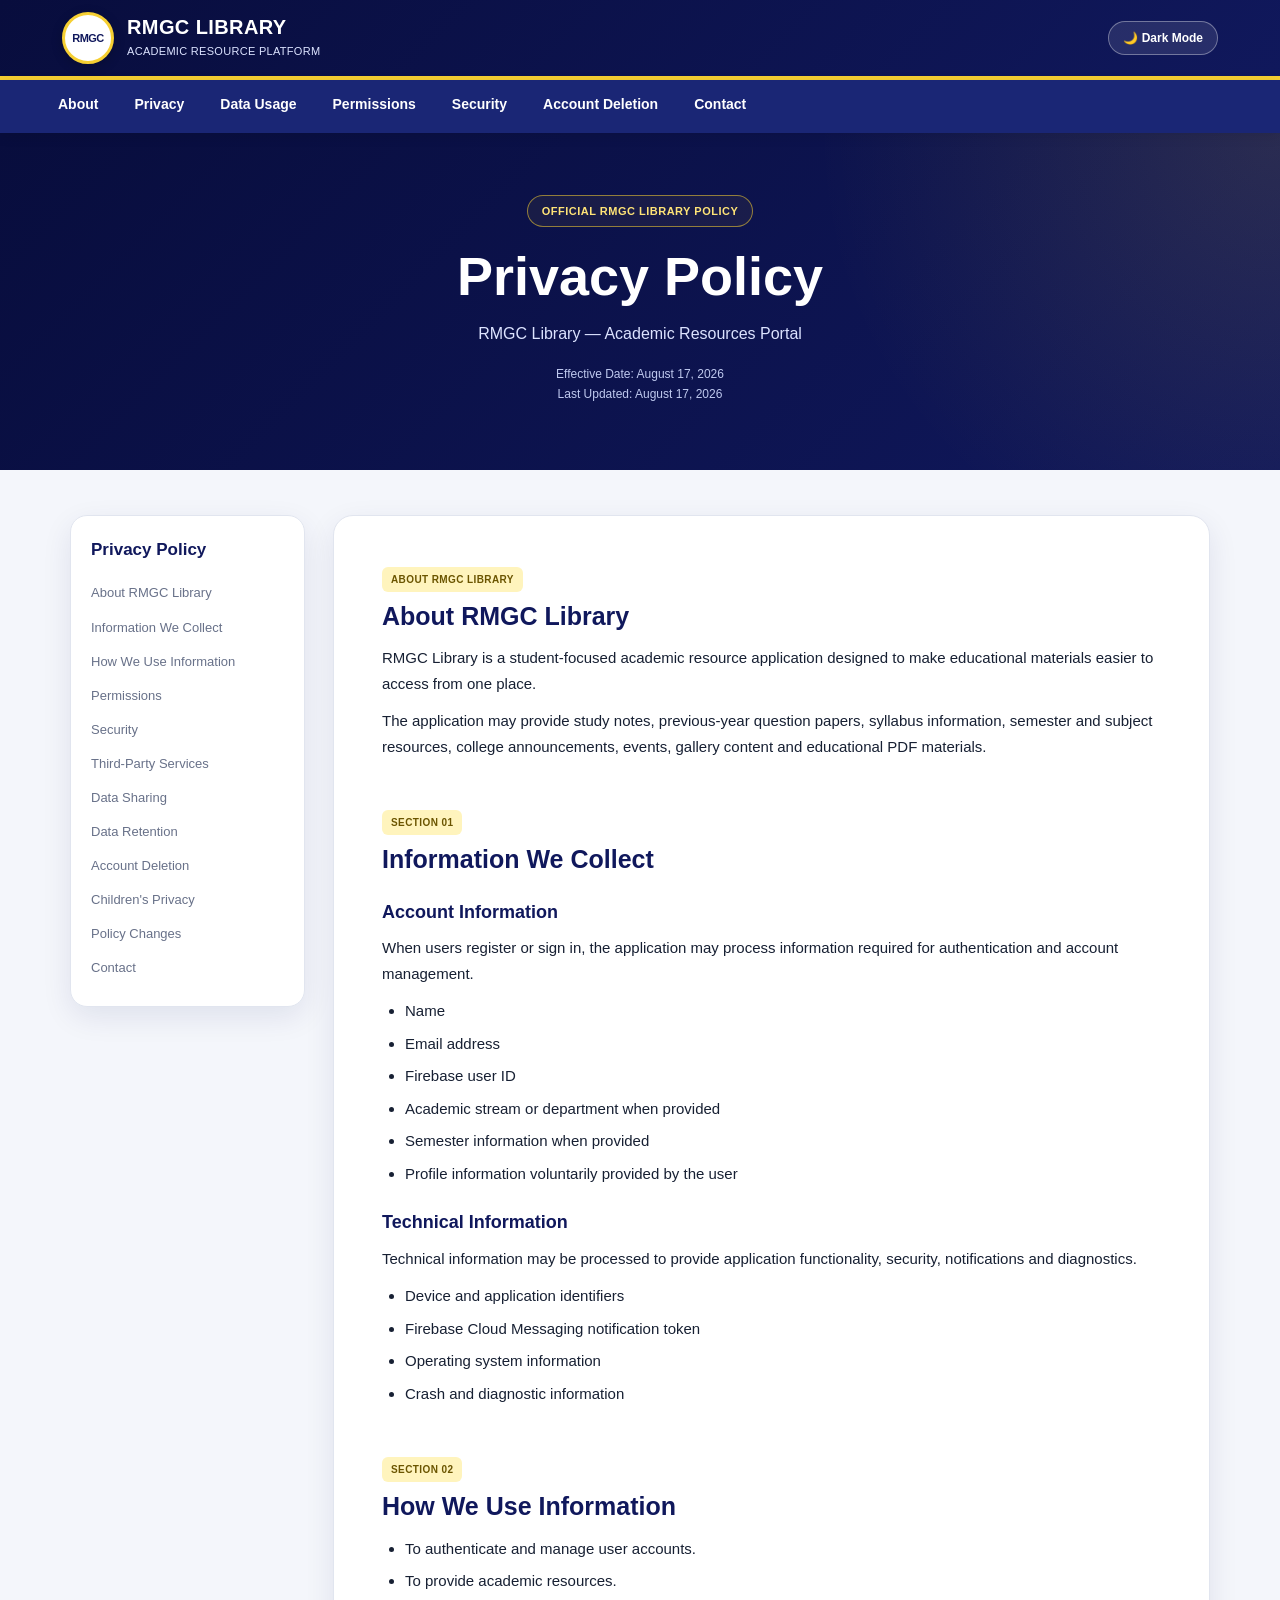
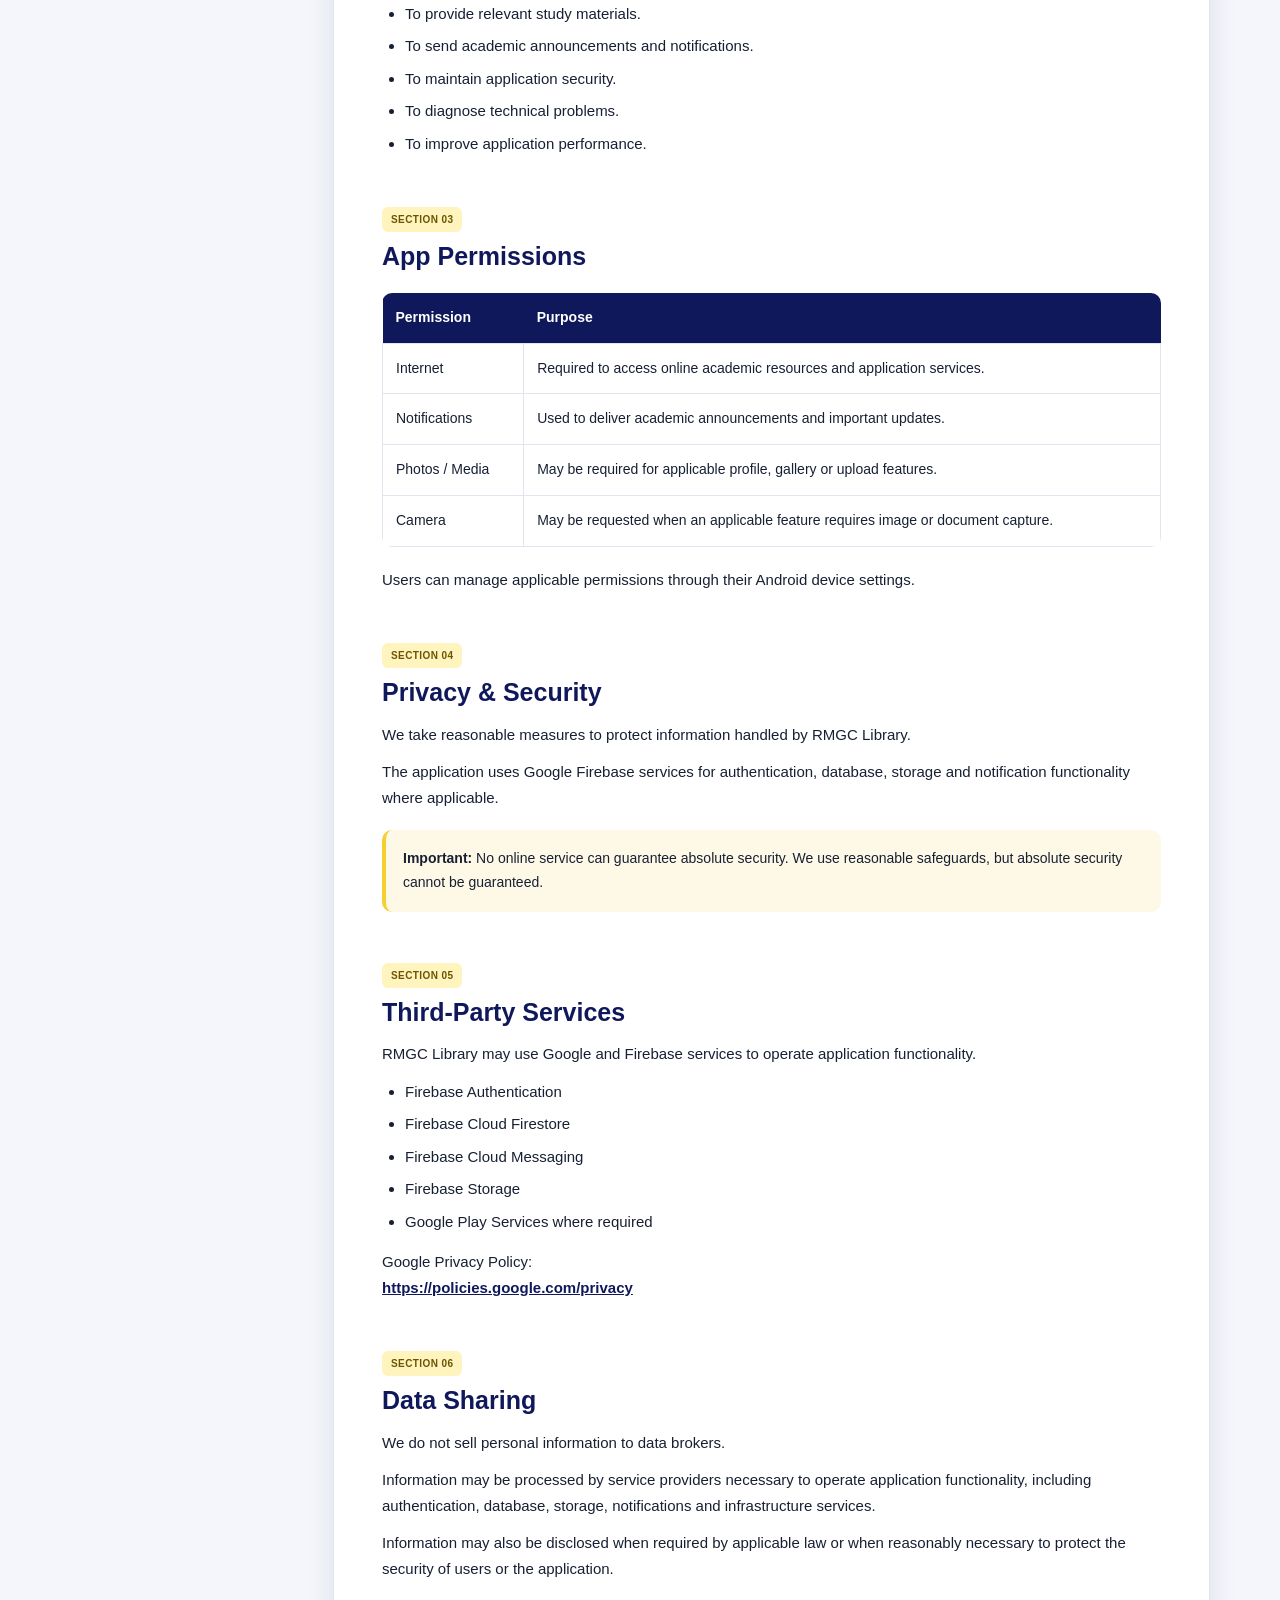
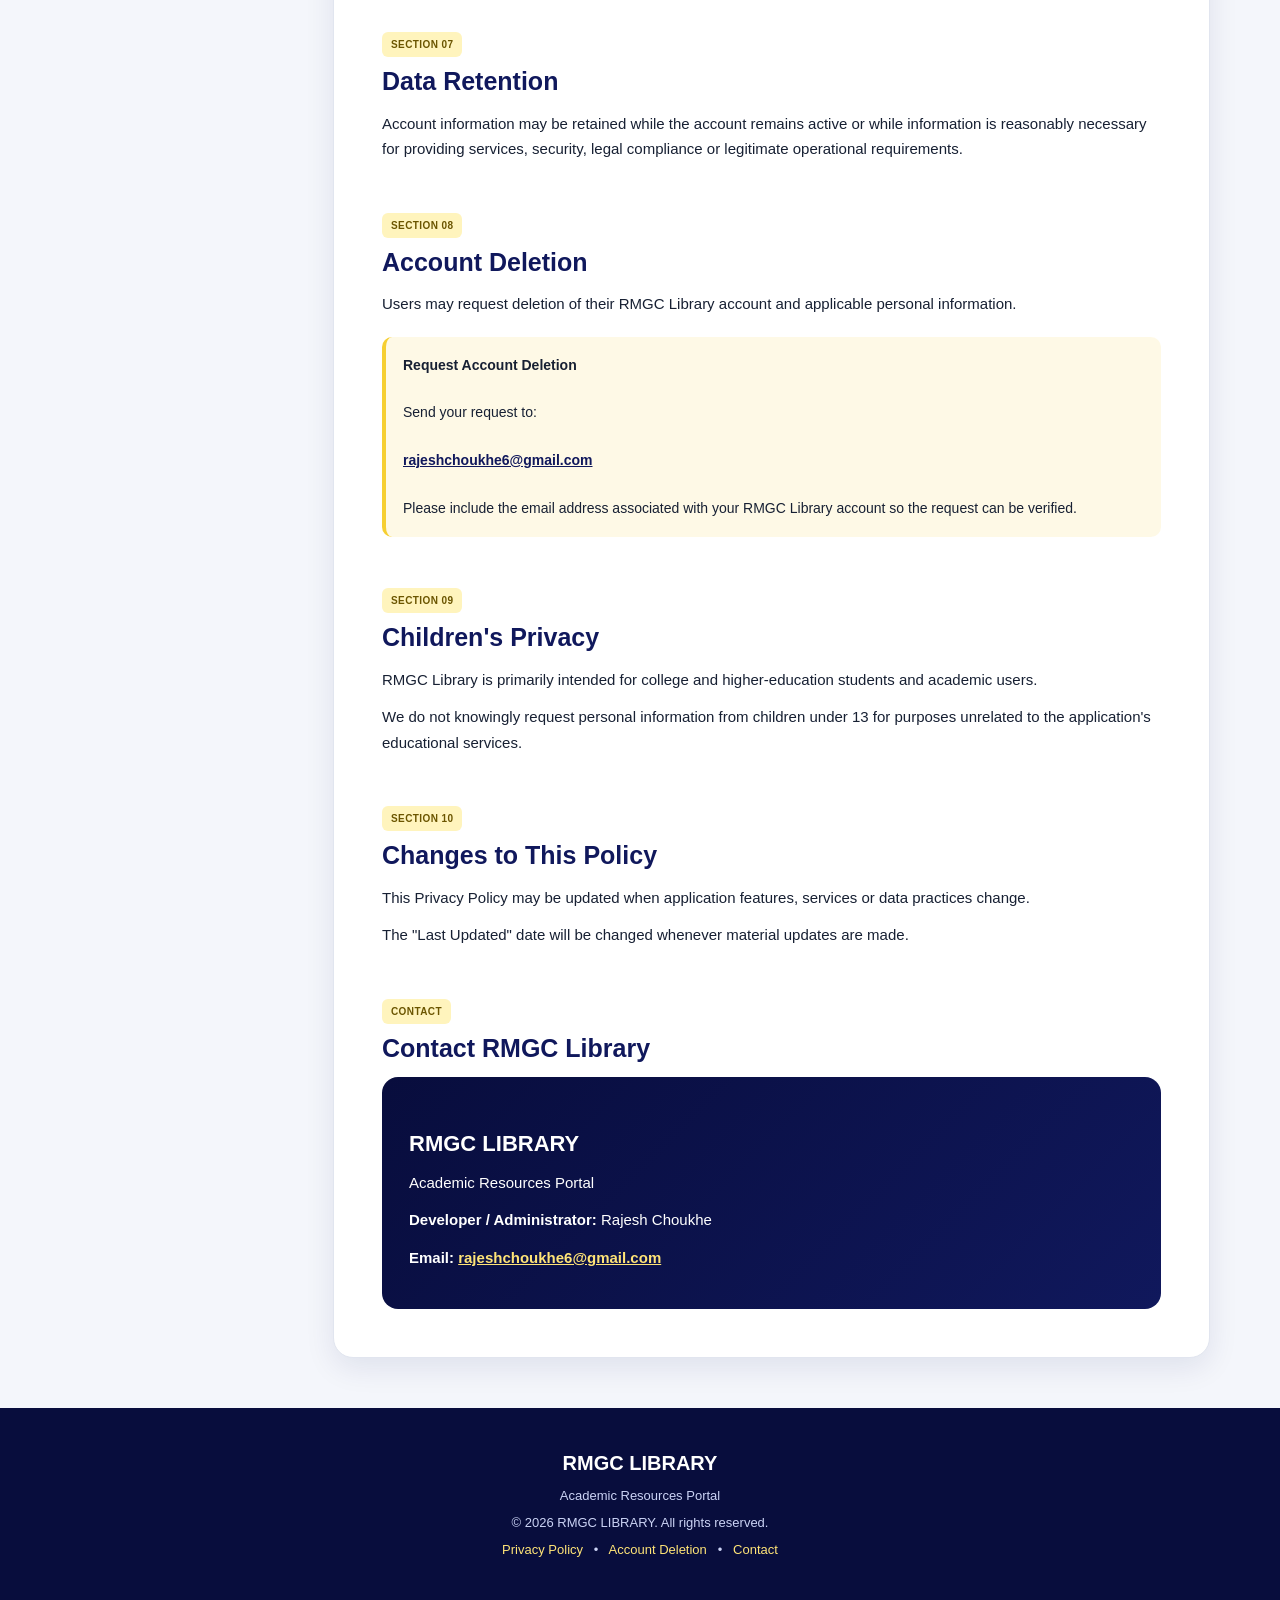
<file: index.html>
<!DOCTYPE html>
<html lang="en">
<head>

<meta charset="UTF-8">

<meta name="viewport" content="width=device-width, initial-scale=1.0">

<meta name="description"
content="RMGC LIBRARY Privacy Policy, Account Deletion and Privacy Information.">

<meta name="theme-color" content="#10185c">

<title>Privacy Policy | RMGC LIBRARY</title>

<style>

/* =========================================================
   RMGC LIBRARY - COMPLETE RESPONSIVE DESIGN
   ========================================================= */

* {
    box-sizing: border-box;
    margin: 0;
    padding: 0;
}

html {
    scroll-behavior: smooth;
}

:root {

    --navy: #10185c;
    --navy-dark: #080d3d;
    --navy-light: #1a2675;

    --gold: #f6cf32;
    --gold-light: #ffe477;

    --background: #f4f6fb;
    --card: #ffffff;

    --text: #172033;
    --muted: #687189;

    --border: #e1e5ef;

    --success-bg: #eefaf2;
    --success-text: #176b39;

    --shadow:
        0 10px 30px rgba(16, 24, 92, 0.09);
}


/* =========================================================
   BODY
   ========================================================= */

body {

    font-family:
        -apple-system,
        BlinkMacSystemFont,
        "Segoe UI",
        Roboto,
        Arial,
        Helvetica,
        sans-serif;

    background: var(--background);

    color: var(--text);

    line-height: 1.7;

    overflow-x: hidden;

    transition:
        background 0.25s ease,
        color 0.25s ease;
}


/* =========================================================
   TOP HEADER
   ========================================================= */

.top-header {

    background:
        linear-gradient(
            135deg,
            var(--navy-dark),
            var(--navy)
        );

    color: white;

    border-bottom:
        4px solid var(--gold);
}


.header-container {

    width: 100%;

    max-width: 1200px;

    margin: 0 auto;

    min-height: 76px;

    padding:
        12px 22px;

    display: flex;

    align-items: center;

    justify-content: space-between;

    gap: 15px;
}


/* =========================================================
   BRAND
   ========================================================= */

.logo-area {

    display: flex;

    align-items: center;

    gap: 13px;

    min-width: 0;
}


.logo {

    width: 52px;

    height: 52px;

    min-width: 52px;

    border-radius: 50%;

    background: white;

    border: 3px solid var(--gold);

    color: var(--navy);

    display: flex;

    align-items: center;

    justify-content: center;

    font-size: 11px;

    font-weight: 900;

    letter-spacing: -0.5px;

    box-shadow:
        0 3px 12px rgba(0,0,0,.2);
}


.brand-name {

    font-size: 20px;

    font-weight: 800;

    letter-spacing: .4px;

    line-height: 1.2;
}


.brand-subtitle {

    font-size: 11px;

    color: #dce3ff;

    margin-top: 3px;

    letter-spacing: .3px;
}


/* =========================================================
   THEME BUTTON
   ========================================================= */

.theme-btn {

    flex-shrink: 0;

    border: 1px solid
        rgba(255,255,255,.35);

    background:
        rgba(255,255,255,.10);

    color: white;

    padding:
        9px 14px;

    border-radius: 30px;

    cursor: pointer;

    font-size: 12px;

    font-weight: 700;

    transition:
        background .2s ease,
        transform .2s ease;
}


.theme-btn:hover {

    background:
        rgba(255,255,255,.18);

    transform: translateY(-1px);
}


.theme-btn:active {

    transform: scale(.97);
}


/* =========================================================
   NAVIGATION
   ========================================================= */

.navigation {

    background: var(--navy-light);

    box-shadow:
        0 3px 12px rgba(0,0,0,.10);

    position: sticky;

    top: 0;

    z-index: 1000;
}


.nav-container {

    width: 100%;

    max-width: 1200px;

    margin: auto;

    display: flex;

    align-items: center;

    overflow-x: auto;

    scrollbar-width: none;

    -webkit-overflow-scrolling: touch;
}


.nav-container::-webkit-scrollbar {

    display: none;
}


.navigation a {

    flex: 0 0 auto;

    color: white;

    text-decoration: none;

    padding:
        13px 18px;

    font-size: 14px;

    font-weight: 600;

    white-space: nowrap;

    border-bottom:
        3px solid transparent;

    transition:
        background .2s ease,
        border-color .2s ease;
}


.navigation a:hover {

    background:
        rgba(255,255,255,.08);

    border-bottom-color:
        var(--gold);
}


/* =========================================================
   HERO
   ========================================================= */

.hero {

    background:

        radial-gradient(
            circle at top right,
            rgba(246,207,50,.12),
            transparent 35%
        ),

        linear-gradient(
            135deg,
            var(--navy-dark),
            var(--navy)
        );

    color: white;

    text-align: center;

    padding:
        62px 20px 65px;
}


.hero-badge {

    display: inline-block;

    color: var(--gold-light);

    border:
        1px solid
        rgba(246,207,50,.55);

    background:
        rgba(246,207,50,.06);

    padding:
        6px 14px;

    border-radius: 30px;

    font-size: 11px;

    font-weight: 800;

    letter-spacing: .5px;

    margin-bottom: 18px;
}


.hero h1 {

    font-size:
        clamp(34px, 6vw, 54px);

    line-height: 1.15;

    margin-bottom: 12px;
}


.hero p {

    max-width: 760px;

    margin: auto;

    color: #dce3ff;

    font-size: 16px;
}


.hero-date {

    margin-top: 17px;

    font-size: 12px;

    color: #bfc9ef;

    line-height: 1.7;
}


/* =========================================================
   MAIN CONTENT
   ========================================================= */

.container {

    width: 100%;

    max-width: 1180px;

    margin:
        45px auto;

    padding:
        0 20px;
}


.grid {

    display: grid;

    grid-template-columns:
        235px minmax(0, 1fr);

    gap: 28px;

    align-items: start;
}


/* =========================================================
   SIDEBAR
   ========================================================= */

.sidebar {

    position: sticky;

    top: 75px;

    align-self: start;
}


.side-card {

    background: var(--card);

    border:
        1px solid var(--border);

    border-radius: 17px;

    padding: 20px;

    box-shadow: var(--shadow);
}


.side-title {

    color: var(--navy);

    font-size: 17px;

    font-weight: 800;

    margin-bottom: 12px;
}


.side-card a {

    display: block;

    color: var(--muted);

    text-decoration: none;

    font-size: 13px;

    padding: 6px 0;

    transition: color .2s ease;
}


.side-card a:hover {

    color: var(--navy);
}


/* =========================================================
   POLICY CARD
   ========================================================= */

.policy-card {

    min-width: 0;

    background: var(--card);

    border:
        1px solid var(--border);

    border-radius: 20px;

    padding:
        clamp(25px, 5vw, 48px);

    box-shadow: var(--shadow);
}


/* =========================================================
   SECTIONS
   ========================================================= */

.section {

    margin-bottom: 48px;

    scroll-margin-top: 75px;
}


.section:last-child {

    margin-bottom: 0;
}


.section-label {

    display: inline-block;

    background:
        #fff4bd;

    color:
        #6b5500;

    padding:
        4px 9px;

    border-radius: 6px;

    font-size: 10px;

    font-weight: 800;

    letter-spacing: .4px;

    margin-bottom: 8px;
}


.section h2 {

    color: var(--navy);

    font-size: 25px;

    line-height: 1.3;

    margin-bottom: 13px;
}


.section h3 {

    color: var(--navy);

    font-size: 18px;

    margin:
        21px 0 8px;
}


.section p {

    margin-bottom: 12px;

    font-size: 15px;
}


.section ul {

    padding-left: 23px;

    margin:
        10px 0 15px;
}


.section li {

    margin-bottom: 7px;

    font-size: 15px;
}


.section a {

    color: var(--navy);

    font-weight: 600;
}


/* =========================================================
   INFO BOX
   ========================================================= */

.info-box {

    background:
        rgba(246,207,50,.12);

    border-left:
        4px solid var(--gold);

    padding: 17px;

    border-radius: 10px;

    margin:
        20px 0;

    font-size: 14px;
}


/* =========================================================
   TABLE
   ========================================================= */

.table-wrapper {

    width: 100%;

    overflow-x: auto;

    -webkit-overflow-scrolling: touch;

    border-radius: 10px;

    margin:
        20px 0;
}


table {

    width: 100%;

    min-width: 580px;

    border-collapse: collapse;

    font-size: 14px;
}


th {

    background: var(--navy);

    color: white;

    text-align: left;

    padding: 13px;
}


td {

    border:
        1px solid var(--border);

    padding: 13px;

    vertical-align: top;
}


/* =========================================================
   CONTACT
   ========================================================= */

.contact-box {

    background:

        linear-gradient(
            135deg,
            var(--navy-dark),
            var(--navy)
        );

    color: white;

    padding: 27px;

    border-radius: 16px;
}


.contact-box h3 {

    color: white;

    font-size: 22px;

    margin-bottom: 7px;
}


.contact-box a {

    color: var(--gold-light);
}


/* =========================================================
   FOOTER
   ========================================================= */

footer {

    background: var(--navy-dark);

    color: #cbd3f5;

    text-align: center;

    padding:
        38px 20px;

    margin-top: 50px;
}


.footer-title {

    color: white;

    font-size: 20px;

    font-weight: 800;

    margin-bottom: 5px;
}


footer p {

    font-size: 13px;

    margin: 5px 0;

    line-height: 1.7;
}


footer a {

    color: var(--gold-light);

    text-decoration: none;
}


/* =========================================================
   DARK MODE
   ========================================================= */

body.dark {

    --background: #080d19;

    --card: #111a2d;

    --text: #edf2ff;

    --muted: #aab5ce;

    --border: #293550;

    --shadow:
        0 15px 40px rgba(0,0,0,.35);
}


body.dark .side-title,
body.dark .section h2,
body.dark .section h3 {

    color: var(--gold-light);
}


body.dark .side-card a {

    color: #aab5ce;
}


body.dark .side-card a:hover {

    color: var(--gold-light);
}


body.dark .section a {

    color: var(--gold-light);
}


body.dark .section-label {

    background:
        rgba(246,207,50,.14);

    color:
        var(--gold-light);
}


/* =========================================================
   TABLET
   ========================================================= */

@media (max-width: 900px) {

    .header-container {

        padding:
            12px 16px;
    }


    .grid {

        grid-template-columns:
            195px minmax(0, 1fr);

        gap: 18px;
    }


    .navigation a {

        padding:
            12px 14px;

        font-size: 13px;
    }


    .policy-card {

        padding: 28px;
    }
}


/* =========================================================
   MOBILE
   ========================================================= */

@media (max-width: 700px) {

    body {

        font-size: 14px;

        overflow-x: hidden;
    }


    /* HEADER */

    .header-container {

        min-height: 65px;

        padding:
            10px 12px;

        gap: 8px;
    }


    .logo-area {

        gap: 9px;

        min-width: 0;
    }


    .logo {

        width: 42px;

        height: 42px;

        min-width: 42px;

        border-width: 2px;

        font-size: 9px;
    }


    .brand-name {

        font-size: 16px;

        white-space: nowrap;
    }


    .brand-subtitle {

        font-size: 8px;

        white-space: nowrap;
    }


    .theme-btn {

        padding:
            8px 10px;

        font-size: 10px;

        white-space: nowrap;
    }


    /* NAVIGATION */

    .navigation {

        position: sticky;

        top: 0;

        z-index: 1000;
    }


    .nav-container {

        width: 100%;

        padding:
            0 5px;

        overflow-x: auto;

        overflow-y: hidden;

        scrollbar-width: none;

        -webkit-overflow-scrolling: touch;
    }


    .nav-container::-webkit-scrollbar {

        display: none;
    }


    .navigation a {

        flex-shrink: 0;

        padding:
            10px 12px;

        font-size: 11px;

        border-bottom-width: 2px;
    }


    /* HERO */

    .hero {

        padding:
            40px 17px 43px;
    }


    .hero-badge {

        font-size: 9px;

        padding:
            5px 10px;

        margin-bottom: 13px;
    }


    .hero h1 {

        font-size: 32px;

        line-height: 1.15;

        margin-bottom: 10px;
    }


    .hero p {

        font-size: 13px;

        line-height: 1.6;
    }


    .hero-date {

        font-size: 10px;

        margin-top: 12px;
    }


    /* MAIN */

    .container {

        width: 100%;

        max-width: 100%;

        margin:
            0 auto;

        padding:
            15px 10px;
    }


    .grid {

        display: block;
    }


    /* HIDE SIDEBAR ON MOBILE */

    .sidebar {

        display: none;
    }


    /* POLICY */

    .policy-card {

        width: 100%;

        padding:
            22px 17px;

        border-radius: 15px;

        box-shadow:
            0 6px 22px
            rgba(16,24,92,.08);
    }


    /* SECTIONS */

    .section {

        margin-bottom: 38px;

        scroll-margin-top: 60px;
    }


    .section-label {

        font-size: 9px;

        padding:
            4px 8px;

        margin-bottom: 7px;
    }


    .section h2 {

        font-size: 21px;

        line-height: 1.3;

        margin-bottom: 11px;
    }


    .section h3 {

        font-size: 17px;

        margin:
            18px 0 7px;
    }


    .section p {

        font-size: 14px;

        line-height: 1.72;

        margin-bottom: 10px;
    }


    .section ul {

        padding-left: 20px;

        margin:
            8px 0 13px;
    }


    .section li {

        font-size: 14px;

        line-height: 1.65;

        margin-bottom: 6px;
    }


    /* INFO BOX */

    .info-box {

        padding: 14px;

        margin:
            16px 0;

        border-radius: 9px;

        font-size: 13px;

        line-height: 1.65;

        overflow-wrap: anywhere;
    }


    /* TABLE */

    .table-wrapper {

        width: 100%;

        overflow-x: auto;

        border-radius: 9px;

        margin:
            15px 0;
    }


    table {

        min-width: 530px;

        font-size: 12px;
    }


    th,
    td {

        padding: 10px;
    }


    /* CONTACT */

    .contact-box {

        padding: 20px;

        border-radius: 13px;
    }


    .contact-box h3 {

        font-size: 19px;
    }


    .contact-box p {

        font-size: 13px;
    }


    /* FOOTER */

    footer {

        margin-top: 25px;

        padding:
            30px 14px;
    }


    .footer-title {

        font-size: 18px;
    }


    footer p {

        font-size: 11px;

        line-height: 1.7;
    }


    footer a {

        font-size: 12px;
    }
}


/* =========================================================
   SMALL PHONES
   ========================================================= */

@media (max-width: 380px) {

    .header-container {

        padding:
            9px 9px;
    }


    .logo {

        width: 37px;

        height: 37px;

        min-width: 37px;

        font-size: 8px;
    }


    .brand-name {

        font-size: 14px;
    }


    .brand-subtitle {

        font-size: 7px;
    }


    .theme-btn {

        padding:
            7px 8px;

        font-size: 9px;
    }


    .hero {

        padding:
            33px 13px 36px;
    }


    .hero h1 {

        font-size: 28px;
    }


    .hero p {

        font-size: 12px;
    }


    .container {

        padding:
            12px 8px;
    }


    .policy-card {

        padding:
            19px 14px;

        border-radius: 13px;
    }


    .section h2 {

        font-size: 19px;
    }


    .section h3 {

        font-size: 16px;
    }


    .section p,
    .section li {

        font-size: 13px;
    }
}


/* =========================================================
   EXTRA SMALL DEVICES
   ========================================================= */

@media (max-width: 330px) {

    .brand-subtitle {

        display: none;
    }


    .brand-name {

        font-size: 13px;
    }


    .theme-btn {

        padding:
            6px 7px;

        font-size: 8px;
    }


    .hero h1 {

        font-size: 26px;
    }
}

</style>

</head>


<body>


<!-- =====================================================
     HEADER
     ===================================================== -->

<header class="top-header">

    <div class="header-container">

        <div class="logo-area">

            <div class="logo">
                RMGC
            </div>

            <div>

                <div class="brand-name">
                    RMGC LIBRARY
                </div>

                <div class="brand-subtitle">
                    ACADEMIC RESOURCE PLATFORM
                </div>

            </div>

        </div>


        <button
            class="theme-btn"
            id="themeButton"
            onclick="toggleTheme()">

            🌙 Dark Mode

        </button>

    </div>

</header>



<!-- =====================================================
     NAVIGATION
     ===================================================== -->

<nav class="navigation">

    <div class="nav-container">

        <a href="#about">
            About
        </a>

        <a href="#privacy">
            Privacy
        </a>

        <a href="#usage">
            Data Usage
        </a>

        <a href="#permissions">
            Permissions
        </a>

        <a href="#security">
            Security
        </a>

        <a href="#deletion">
            Account Deletion
        </a>

        <a href="#contact">
            Contact
        </a>

    </div>

</nav>



<!-- =====================================================
     HERO
     ===================================================== -->

<section class="hero">

    <div class="hero-badge">
        OFFICIAL RMGC LIBRARY POLICY
    </div>

    <h1>
        Privacy Policy
    </h1>

    <p>
        RMGC Library — Academic Resources Portal
    </p>

    <div class="hero-date">

        Effective Date: August 17, 2026

        <br>

        Last Updated: August 17, 2026

    </div>

</section>



<!-- =====================================================
     MAIN CONTENT
     ===================================================== -->

<main class="container">

    <div class="grid">


        <!-- SIDEBAR -->

        <aside class="sidebar">

            <div class="side-card">

                <div class="side-title">
                    Privacy Policy
                </div>

                <a href="#about">
                    About RMGC Library
                </a>

                <a href="#privacy">
                    Information We Collect
                </a>

                <a href="#usage">
                    How We Use Information
                </a>

                <a href="#permissions">
                    Permissions
                </a>

                <a href="#security">
                    Security
                </a>

                <a href="#services">
                    Third-Party Services
                </a>

                <a href="#sharing">
                    Data Sharing
                </a>

                <a href="#retention">
                    Data Retention
                </a>

                <a href="#deletion">
                    Account Deletion
                </a>

                <a href="#children">
                    Children's Privacy
                </a>

                <a href="#changes">
                    Policy Changes
                </a>

                <a href="#contact">
                    Contact
                </a>

            </div>

        </aside>



        <!-- POLICY -->

        <section class="policy-card">


            <!-- ABOUT -->

            <section
                class="section"
                id="about">

                <span class="section-label">
                    ABOUT RMGC LIBRARY
                </span>

                <h2>
                    About RMGC Library
                </h2>

                <p>
                    RMGC Library is a student-focused academic resource
                    application designed to make educational materials
                    easier to access from one place.
                </p>

                <p>
                    The application may provide study notes, previous-year
                    question papers, syllabus information, semester and
                    subject resources, college announcements, events,
                    gallery content and educational PDF materials.
                </p>

            </section>



            <!-- PRIVACY -->

            <section
                class="section"
                id="privacy">

                <span class="section-label">
                    SECTION 01
                </span>

                <h2>
                    Information We Collect
                </h2>

                <h3>
                    Account Information
                </h3>

                <p>
                    When users register or sign in, the application may
                    process information required for authentication and
                    account management.
                </p>

                <ul>

                    <li>
                        Name
                    </li>

                    <li>
                        Email address
                    </li>

                    <li>
                        Firebase user ID
                    </li>

                    <li>
                        Academic stream or department when provided
                    </li>

                    <li>
                        Semester information when provided
                    </li>

                    <li>
                        Profile information voluntarily provided by the user
                    </li>

                </ul>


                <h3>
                    Technical Information
                </h3>

                <p>
                    Technical information may be processed to provide
                    application functionality, security, notifications
                    and diagnostics.
                </p>

                <ul>

                    <li>
                        Device and application identifiers
                    </li>

                    <li>
                        Firebase Cloud Messaging notification token
                    </li>

                    <li>
                        Operating system information
                    </li>

                    <li>
                        Crash and diagnostic information
                    </li>

                </ul>

            </section>



            <!-- USAGE -->

            <section
                class="section"
                id="usage">

                <span class="section-label">
                    SECTION 02
                </span>

                <h2>
                    How We Use Information
                </h2>

                <ul>

                    <li>
                        To authenticate and manage user accounts.
                    </li>

                    <li>
                        To provide academic resources.
                    </li>

                    <li>
                        To provide relevant study materials.
                    </li>

                    <li>
                        To send academic announcements and notifications.
                    </li>

                    <li>
                        To maintain application security.
                    </li>

                    <li>
                        To diagnose technical problems.
                    </li>

                    <li>
                        To improve application performance.
                    </li>

                </ul>

            </section>



            <!-- PERMISSIONS -->

            <section
                class="section"
                id="permissions">

                <span class="section-label">
                    SECTION 03
                </span>

                <h2>
                    App Permissions
                </h2>

                <div class="table-wrapper">

                    <table>

                        <tr>

                            <th>
                                Permission
                            </th>

                            <th>
                                Purpose
                            </th>

                        </tr>

                        <tr>

                            <td>
                                Internet
                            </td>

                            <td>
                                Required to access online academic
                                resources and application services.
                            </td>

                        </tr>

                        <tr>

                            <td>
                                Notifications
                            </td>

                            <td>
                                Used to deliver academic announcements
                                and important updates.
                            </td>

                        </tr>

                        <tr>

                            <td>
                                Photos / Media
                            </td>

                            <td>
                                May be required for applicable profile,
                                gallery or upload features.
                            </td>

                        </tr>

                        <tr>

                            <td>
                                Camera
                            </td>

                            <td>
                                May be requested when an applicable
                                feature requires image or document capture.
                            </td>

                        </tr>

                    </table>

                </div>

                <p>
                    Users can manage applicable permissions through
                    their Android device settings.
                </p>

            </section>



            <!-- SECURITY -->

            <section
                class="section"
                id="security">

                <span class="section-label">
                    SECTION 04
                </span>

                <h2>
                    Privacy & Security
                </h2>

                <p>
                    We take reasonable measures to protect information
                    handled by RMGC Library.
                </p>

                <p>
                    The application uses Google Firebase services for
                    authentication, database, storage and notification
                    functionality where applicable.
                </p>

                <div class="info-box">

                    <strong>
                        Important:
                    </strong>

                    No online service can guarantee absolute security.
                    We use reasonable safeguards, but absolute security
                    cannot be guaranteed.

                </div>

            </section>



            <!-- SERVICES -->

            <section
                class="section"
                id="services">

                <span class="section-label">
                    SECTION 05
                </span>

                <h2>
                    Third-Party Services
                </h2>

                <p>
                    RMGC Library may use Google and Firebase services
                    to operate application functionality.
                </p>

                <ul>

                    <li>
                        Firebase Authentication
                    </li>

                    <li>
                        Firebase Cloud Firestore
                    </li>

                    <li>
                        Firebase Cloud Messaging
                    </li>

                    <li>
                        Firebase Storage
                    </li>

                    <li>
                        Google Play Services where required
                    </li>

                </ul>

                <p>

                    Google Privacy Policy:

                    <br>

                    <a
                        href="https://policies.google.com/privacy"
                        target="_blank"
                        rel="noopener noreferrer">

                        https://policies.google.com/privacy

                    </a>

                </p>

            </section>



            <!-- SHARING -->

            <section
                class="section"
                id="sharing">

                <span class="section-label">
                    SECTION 06
                </span>

                <h2>
                    Data Sharing
                </h2>

                <p>
                    We do not sell personal information to data brokers.
                </p>

                <p>
                    Information may be processed by service providers
                    necessary to operate application functionality,
                    including authentication, database, storage,
                    notifications and infrastructure services.
                </p>

                <p>
                    Information may also be disclosed when required
                    by applicable law or when reasonably necessary to
                    protect the security of users or the application.
                </p>

            </section>



            <!-- RETENTION -->

            <section
                class="section"
                id="retention">

                <span class="section-label">
                    SECTION 07
                </span>

                <h2>
                    Data Retention
                </h2>

                <p>
                    Account information may be retained while the account
                    remains active or while information is reasonably
                    necessary for providing services, security, legal
                    compliance or legitimate operational requirements.
                </p>

            </section>



            <!-- ACCOUNT DELETION -->

            <section
                class="section"
                id="deletion">

                <span class="section-label">
                    SECTION 08
                </span>

                <h2>
                    Account Deletion
                </h2>

                <p>
                    Users may request deletion of their RMGC Library
                    account and applicable personal information.
                </p>

                <div class="info-box">

                    <strong>
                        Request Account Deletion
                    </strong>

                    <br><br>

                    Send your request to:

                    <br><br>

                    <a
                        href="mailto:rajeshchoukhe6@gmail.com">

                        rajeshchoukhe6@gmail.com

                    </a>

                    <br><br>

                    Please include the email address associated with
                    your RMGC Library account so the request can be
                    verified.

                </div>

            </section>



            <!-- CHILDREN -->

            <section
                class="section"
                id="children">

                <span class="section-label">
                    SECTION 09
                </span>

                <h2>
                    Children's Privacy
                </h2>

                <p>
                    RMGC Library is primarily intended for college and
                    higher-education students and academic users.
                </p>

                <p>
                    We do not knowingly request personal information
                    from children under 13 for purposes unrelated to
                    the application's educational services.
                </p>

            </section>



            <!-- CHANGES -->

            <section
                class="section"
                id="changes">

                <span class="section-label">
                    SECTION 10
                </span>

                <h2>
                    Changes to This Policy
                </h2>

                <p>
                    This Privacy Policy may be updated when application
                    features, services or data practices change.
                </p>

                <p>
                    The "Last Updated" date will be changed whenever
                    material updates are made.
                </p>

            </section>



            <!-- CONTACT -->

            <section
                class="section"
                id="contact">

                <span class="section-label">
                    CONTACT
                </span>

                <h2>
                    Contact RMGC Library
                </h2>

                <div class="contact-box">

                    <h3>
                        RMGC LIBRARY
                    </h3>

                    <p>
                        Academic Resources Portal
                    </p>

                    <p>
                        <strong>
                            Developer / Administrator:
                        </strong>

                        Rajesh Choukhe
                    </p>

                    <p>

                        <strong>
                            Email:
                        </strong>

                        <a
                            href="mailto:rajeshchoukhe6@gmail.com">

                            rajeshchoukhe6@gmail.com

                        </a>

                    </p>

                </div>

            </section>


        </section>

    </div>

</main>



<!-- =====================================================
     FOOTER
     ===================================================== -->

<footer>

    <div class="footer-title">
        RMGC LIBRARY
    </div>

    <p>
        Academic Resources Portal
    </p>

    <p>
        © 2026 RMGC LIBRARY. All rights reserved.
    </p>

    <p>

        <a href="#privacy">
            Privacy Policy
        </a>

        &nbsp; • &nbsp;

        <a href="#deletion">
            Account Deletion
        </a>

        &nbsp; • &nbsp;

        <a href="#contact">
            Contact
        </a>

    </p>

</footer>



<!-- =====================================================
     DARK / LIGHT MODE
     ===================================================== -->

<script>

function toggleTheme() {

    document.body.classList.toggle("dark");

    const button =
        document.getElementById("themeButton");

    if (
        document.body.classList.contains("dark")
    ) {

        button.innerHTML =
            "☀️ Light Mode";

        localStorage.setItem(
            "rmgc-theme",
            "dark"
        );

    } else {

        button.innerHTML =
            "🌙 Dark Mode";

        localStorage.setItem(
            "rmgc-theme",
            "light"
        );
    }
}


/* Restore saved theme */

if (
    localStorage.getItem("rmgc-theme")
    === "dark"
) {

    document.body.classList.add("dark");

    document.getElementById(
        "themeButton"
    ).innerHTML =
        "☀️ Light Mode";
}

</script>


</body>
</html>
</file>
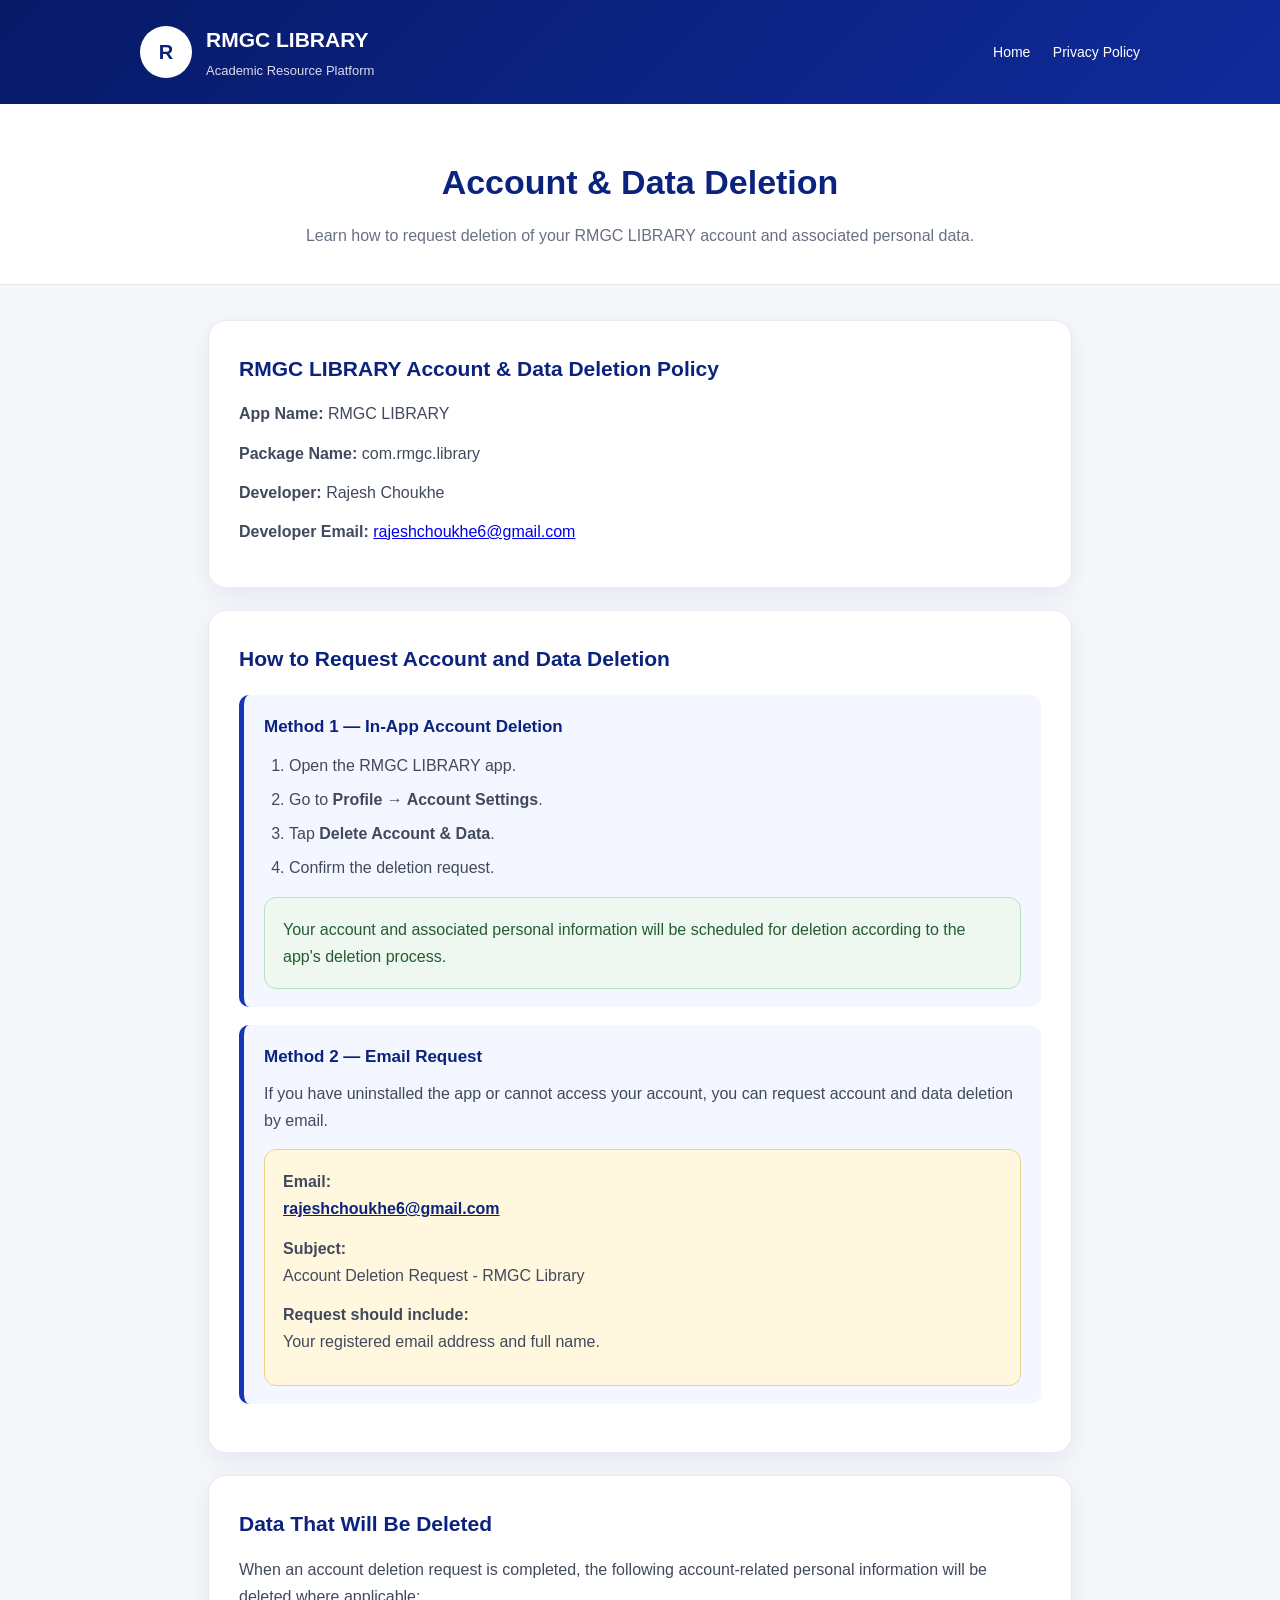
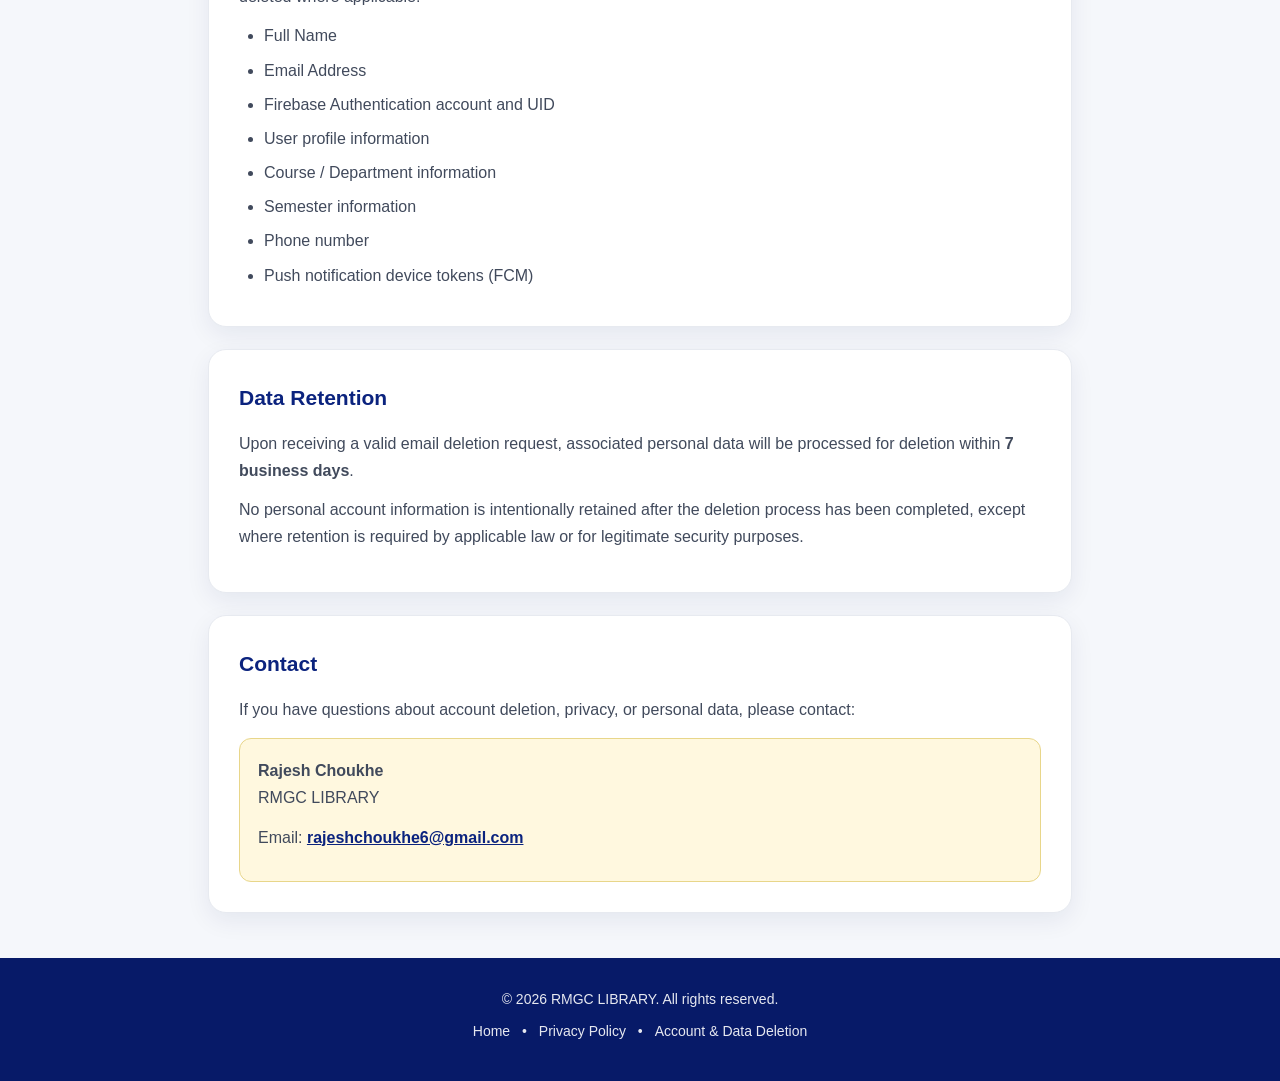
<file: accountdelation/index.html>
<!DOCTYPE html>
<html lang="en">
<head>
    <meta charset="UTF-8">
    <meta name="viewport" content="width=device-width, initial-scale=1.0">

    <title>Account & Data Deletion | RMGC LIBRARY</title>

    <meta name="description"
          content="Account and data deletion policy for RMGC LIBRARY, an academic resource platform for students.">

    <meta name="robots" content="index, follow">

    <style>
        * {
            box-sizing: border-box;
            margin: 0;
            padding: 0;
        }

        body {
            font-family: Arial, Helvetica, sans-serif;
            background: #f5f7fb;
            color: #172033;
            line-height: 1.7;
        }

        .header {
            background: linear-gradient(135deg, #071a68, #102b9b);
            color: white;
            padding: 22px 20px;
        }

        .header-inner {
            max-width: 1000px;
            margin: auto;
            display: flex;
            align-items: center;
            justify-content: space-between;
            gap: 20px;
        }

        .brand {
            display: flex;
            align-items: center;
            gap: 14px;
        }

        .logo {
            width: 52px;
            height: 52px;
            border-radius: 50%;
            background: white;
            display: flex;
            align-items: center;
            justify-content: center;
            color: #0b237e;
            font-weight: bold;
            font-size: 20px;
        }

        .brand h1 {
            font-size: 21px;
            margin-bottom: 2px;
        }

        .brand p {
            font-size: 13px;
            opacity: 0.85;
        }

        nav a {
            color: white;
            text-decoration: none;
            margin-left: 18px;
            font-size: 14px;
        }

        nav a:hover {
            text-decoration: underline;
        }

        .hero {
            background: white;
            padding: 50px 20px 35px;
            text-align: center;
            border-bottom: 1px solid #e4e7ee;
        }

        .hero h2 {
            font-size: 34px;
            color: #0b237e;
            margin-bottom: 10px;
        }

        .hero p {
            max-width: 700px;
            margin: auto;
            color: #687083;
            font-size: 16px;
        }

        .container {
            max-width: 900px;
            margin: 35px auto;
            padding: 0 18px;
        }

        .card {
            background: white;
            border-radius: 18px;
            padding: 30px;
            margin-bottom: 22px;
            box-shadow: 0 8px 25px rgba(20, 35, 80, 0.07);
            border: 1px solid #e7eaf0;
        }

        .card h3 {
            color: #0b237e;
            font-size: 21px;
            margin-bottom: 14px;
        }

        .card p {
            margin-bottom: 12px;
            color: #414a5c;
        }

        .method {
            background: #f4f7ff;
            border-left: 5px solid #1736b5;
            padding: 18px 20px;
            border-radius: 10px;
            margin: 18px 0;
        }

        .method h4 {
            color: #0b237e;
            margin-bottom: 8px;
            font-size: 17px;
        }

        ol,
        ul {
            padding-left: 25px;
            margin-top: 10px;
        }

        li {
            margin-bottom: 7px;
            color: #414a5c;
        }

        .email-box {
            background: #fff8df;
            border: 1px solid #e8d68a;
            border-radius: 12px;
            padding: 18px;
            margin-top: 15px;
        }

        .email-box a {
            color: #0b237e;
            font-weight: bold;
            word-break: break-word;
        }

        .important {
            background: #eef8f1;
            border: 1px solid #b9dfc4;
            border-radius: 12px;
            padding: 18px;
            margin-top: 15px;
            color: #245b32;
        }

        .footer {
            margin-top: 45px;
            background: #071a68;
            color: white;
            padding: 30px 20px;
            text-align: center;
        }

        .footer p {
            margin-bottom: 8px;
            font-size: 14px;
            opacity: 0.9;
        }

        .footer a {
            color: white;
            text-decoration: none;
            margin: 0 8px;
        }

        .footer a:hover {
            text-decoration: underline;
        }

        @media (max-width: 700px) {
            .header-inner {
                flex-direction: column;
                text-align: center;
            }

            nav a {
                margin: 0 7px;
            }

            .hero {
                padding: 35px 18px 28px;
            }

            .hero h2 {
                font-size: 27px;
            }

            .card {
                padding: 22px 18px;
                border-radius: 14px;
            }

            .card h3 {
                font-size: 19px;
            }

            .brand h1 {
                font-size: 19px;
            }
        }
    </style>
</head>

<body>

<header class="header">
    <div class="header-inner">

        <div class="brand">
            <div class="logo">R</div>

            <div>
                <h1>RMGC LIBRARY</h1>
                <p>Academic Resource Platform</p>
            </div>
        </div>

        <nav>
            <a href="../">Home</a>
            <a href="../#privacy">Privacy Policy</a>
        </nav>

    </div>
</header>


<section class="hero">

    <h2>Account &amp; Data Deletion</h2>

    <p>
        Learn how to request deletion of your RMGC LIBRARY account
        and associated personal data.
    </p>

</section>


<main class="container">


    <!-- App Information -->

    <section class="card">

        <h3>RMGC LIBRARY Account &amp; Data Deletion Policy</h3>

        <p>
            <strong>App Name:</strong> RMGC LIBRARY
        </p>

        <p>
            <strong>Package Name:</strong> com.rmgc.library
        </p>

        <p>
            <strong>Developer:</strong> Rajesh Choukhe
        </p>

        <p>
            <strong>Developer Email:</strong>
            <a href="mailto:rajeshchoukhe6@gmail.com">
                rajeshchoukhe6@gmail.com
            </a>
        </p>

    </section>


    <!-- Method 1 -->

    <section class="card">

        <h3>How to Request Account and Data Deletion</h3>

        <div class="method">

            <h4>Method 1 — In-App Account Deletion</h4>

            <ol>
                <li>Open the RMGC LIBRARY app.</li>
                <li>Go to <strong>Profile → Account Settings</strong>.</li>
                <li>Tap <strong>Delete Account &amp; Data</strong>.</li>
                <li>Confirm the deletion request.</li>
            </ol>

            <div class="important">
                Your account and associated personal information will be
                scheduled for deletion according to the app's deletion process.
            </div>

        </div>


        <!-- Method 2 -->

        <div class="method">

            <h4>Method 2 — Email Request</h4>

            <p>
                If you have uninstalled the app or cannot access your account,
                you can request account and data deletion by email.
            </p>

            <div class="email-box">

                <p>
                    <strong>Email:</strong><br>

                    <a href="mailto:rajeshchoukhe6@gmail.com">
                        rajeshchoukhe6@gmail.com
                    </a>
                </p>

                <p>
                    <strong>Subject:</strong><br>
                    Account Deletion Request - RMGC Library
                </p>

                <p>
                    <strong>Request should include:</strong><br>
                    Your registered email address and full name.
                </p>

            </div>

        </div>

    </section>


    <!-- Data Deleted -->

    <section class="card">

        <h3>Data That Will Be Deleted</h3>

        <p>
            When an account deletion request is completed, the following
            account-related personal information will be deleted where applicable:
        </p>

        <ul>
            <li>Full Name</li>
            <li>Email Address</li>
            <li>Firebase Authentication account and UID</li>
            <li>User profile information</li>
            <li>Course / Department information</li>
            <li>Semester information</li>
            <li>Phone number</li>
            <li>Push notification device tokens (FCM)</li>
        </ul>

    </section>


    <!-- Retention -->

    <section class="card">

        <h3>Data Retention</h3>

        <p>
            Upon receiving a valid email deletion request, associated
            personal data will be processed for deletion within
            <strong>7 business days</strong>.
        </p>

        <p>
            No personal account information is intentionally retained after
            the deletion process has been completed, except where retention
            is required by applicable law or for legitimate security purposes.
        </p>

    </section>


    <!-- Contact -->

    <section class="card">

        <h3>Contact</h3>

        <p>
            If you have questions about account deletion, privacy, or
            personal data, please contact:
        </p>

        <div class="email-box">

            <p>
                <strong>Rajesh Choukhe</strong><br>
                RMGC LIBRARY
            </p>

            <p>
                Email:
                <a href="mailto:rajeshchoukhe6@gmail.com">
                    rajeshchoukhe6@gmail.com
                </a>
            </p>

        </div>

    </section>

</main>


<footer class="footer">

    <p>
        © 2026 RMGC LIBRARY. All rights reserved.
    </p>

    <p>
        <a href="../">Home</a>
        •
        <a href="../#privacy">Privacy Policy</a>
        •
        <a href="./">Account &amp; Data Deletion</a>
    </p>

</footer>

</body>
</html>
</file>
